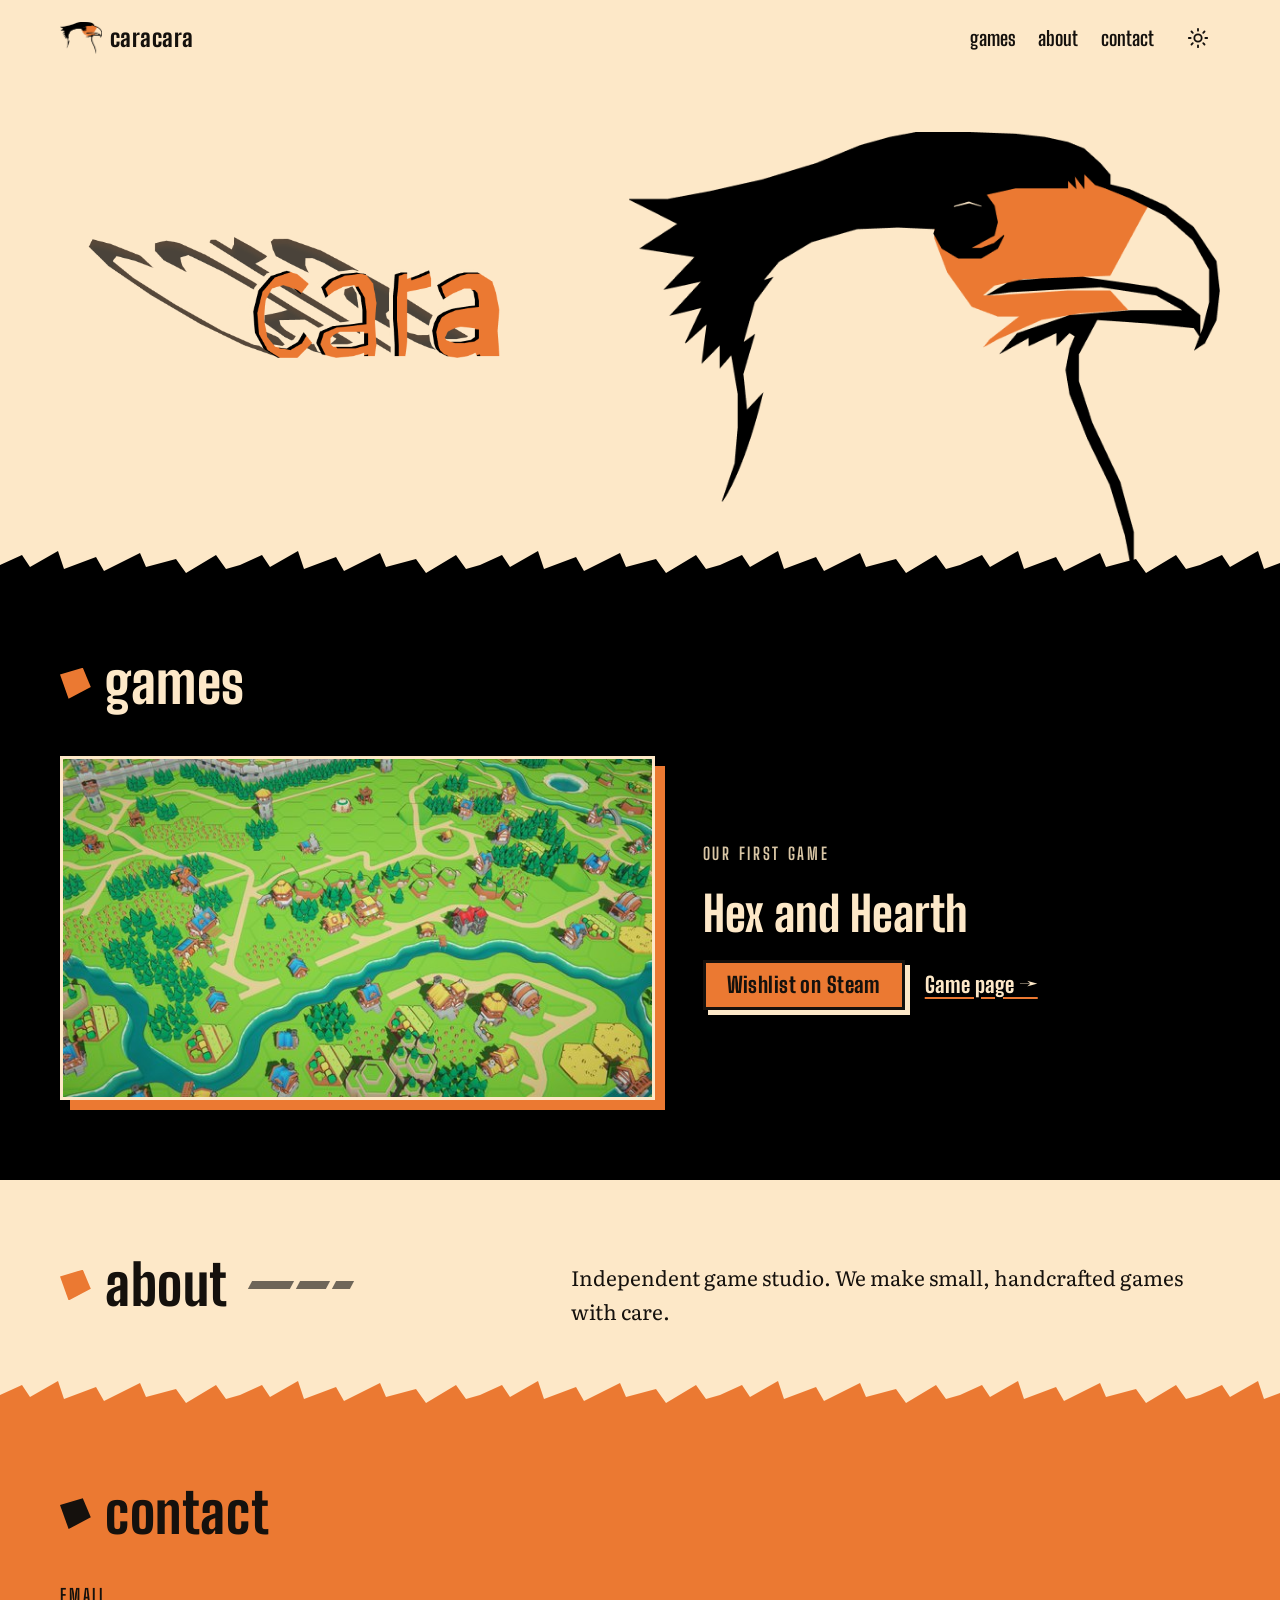
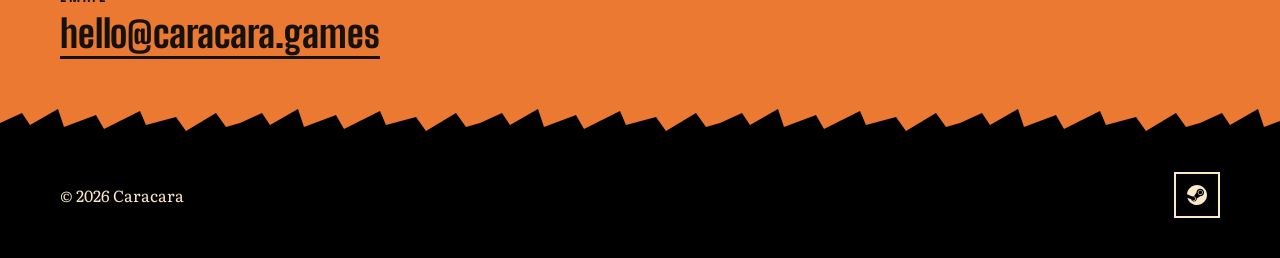
<file: index.html>
<!doctype html>
<html lang="en">
<head>
  <meta charset="utf-8">
  <meta name="viewport" content="width=device-width, initial-scale=1">
  <title>Caracara — independent game studio</title>
  <meta name="description" content="Caracara is an independent game studio.">
  <meta name="theme-color" content="#FDE8C8">
  <link rel="canonical" href="https://caracara.games/">
  <link rel="icon" type="image/png" href="assets/img/caracara-mark.png">
  <meta property="og:type" content="website">
  <meta property="og:title" content="Caracara">
  <meta property="og:description" content="Independent game studio.">
  <meta property="og:url" content="https://caracara.games/">
  <meta property="og:image" content="https://caracara.games/assets/img/og-image.png">
  <meta name="twitter:card" content="summary_large_image">
  <script>try{var t=localStorage.getItem("caracara-theme");if(t)document.documentElement.dataset.theme=t}catch(e){}</script>
  <link rel="preconnect" href="https://fonts.googleapis.com">
  <link rel="preconnect" href="https://fonts.gstatic.com" crossorigin>
  <link rel="stylesheet" href="https://fonts.googleapis.com/css2?family=Big+Shoulders+Display:wght@700;800;900&family=Literata:ital,opsz,wght@0,7..72,400;0,7..72,600;1,7..72,400&display=swap">
  <link rel="stylesheet" href="styles.css">
</head>
<body>
  <a class="skip" href="#main">Skip to content</a>

  <div class="plate">
    <header class="site-header">
      <div class="wrap">
        <a class="home" href="#top" aria-label="Caracara, home"><img src="assets/img/caracara-mark.png" alt="" width="684" height="521">caracara</a>
        <nav class="nav" aria-label="Main">
          <a href="#games">games</a>
          <a href="#about" class="hide-sm">about</a>
          <a href="#contact">contact</a>
          <button class="theme-toggle" type="button" aria-label="Toggle dark theme" aria-pressed="false">
            <svg class="sun" viewBox="0 0 24 24" fill="none" stroke="currentColor" stroke-width="2" stroke-linecap="round" aria-hidden="true"><circle cx="12" cy="12" r="4"/><path d="M12 2v2M12 20v2M4.9 4.9l1.4 1.4M17.7 17.7l1.4 1.4M2 12h2M20 12h2M4.9 19.1l1.4-1.4M17.7 6.3l1.4-1.4"/></svg>
            <svg class="moon" viewBox="0 0 24 24" fill="none" stroke="currentColor" stroke-width="2" stroke-linejoin="round" aria-hidden="true"><path d="M20 14.5A8 8 0 1 1 9.5 4a6.5 6.5 0 0 0 10.5 10.5z"/></svg>
          </button>
        </nav>
      </div>
    </header>

    <section id="top" class="hero" aria-label="Caracara">
      <div class="wrap">
        <div class="hero-copy">
          <h1>
            <img class="wordmark" src="assets/img/caracara-wordmark-2x.png"
                 srcset="assets/img/caracara-wordmark.png 325w, assets/img/caracara-wordmark-2x.png 650w, assets/img/caracara-wordmark-3x.png 974w"
                 sizes="(max-width: 800px) 90vw, 440px" alt="Caracara" width="650" height="180">
          </h1>
        </div>
        <img class="hero-bird" src="assets/img/caracara-mark-2x.png"
             srcset="assets/img/caracara-mark.png 684w, assets/img/caracara-mark-2x.png 1367w, assets/img/caracara-mark-3x.png 2051w"
             sizes="(max-width: 800px) 90vw, 620px" alt="" width="1367" height="1042" fetchpriority="high">
      </div>
    </section>
  </div>

  <main id="main">
    <section id="games" class="section games jag" aria-labelledby="games-title">
      <div class="wrap">
        <h2 class="section-title" id="games-title"><span class="shard" aria-hidden="true"></span>games</h2>
        <ul class="game-list">
          <!-- Duplicate this <li> for each new game -->
          <li class="game-item">
            <a class="capsule" href="games/hex-and-hearth/" tabindex="-1" aria-hidden="true">
              <!-- Stand-in: a still from the game. Swap for the Steam main capsule (616×353, and 1232×706 for 2x) when it exists. -->
              <img src="assets/img/hex-and-hearth-capsule.jpg" srcset="assets/img/hex-and-hearth-capsule.jpg 616w, assets/img/hex-and-hearth-capsule-2x.jpg 1232w"
                   sizes="(max-width: 800px) 92vw, 600px" alt="" width="616" height="353" loading="lazy">
            </a>
            <div>
              <p class="eyebrow">Our first game</p>
              <h3>Hex and Hearth</h3>
              <div class="actions">
                <a class="btn" href="https://store.steampowered.com/app/5249590/" rel="noopener">Wishlist on Steam</a>
                <a class="link-arrow" href="games/hex-and-hearth/">Game page →</a>
              </div>
            </div>
          </li>
        </ul>
      </div>
    </section>

    <section id="about" class="section" aria-labelledby="about-title">
      <div class="wrap about-grid">
        <h2 class="section-title" id="about-title"><span class="shard" aria-hidden="true"></span>about<span class="streaks" aria-hidden="true"><span></span><span></span><span></span></span></h2>
        <div>
          <!-- SWAP: studio story -->
          <p>Independent game studio. We make small, handcrafted games with care.</p>
        </div>
      </div>
    </section>

    <section id="contact" class="section contact jag" aria-labelledby="contact-title">
      <div class="wrap">
        <h2 class="section-title" id="contact-title"><span class="shard" aria-hidden="true"></span>contact</h2>
        <div class="contact-grid">
          <div>
            <h3>Email</h3>
            <!-- This address must receive mail: set it up at the domain host (a forward to your inbox is enough) -->
            <a href="mailto:hello@caracara.games">hello@caracara.games</a>
          </div>
          <!-- Press kit (add back when ready):
          <div>
            <h3>Press kit</h3>
            <a href="#">Download the press kit</a>
          </div>
          -->
        </div>
      </div>
    </section>
  </main>

  <footer class="site-footer jag">
    <div class="wrap">
      <small>© <span id="y">2026</span> Caracara</small>
      <!-- Social links: only Steam is live. To add one, move its <li> out of the comment below and put the real URL in. -->
      <ul class="social">
        <li><a href="https://store.steampowered.com/app/5249590/" rel="noopener"><svg viewBox="0 0 24 24" aria-hidden="true"><path d="M11.979 0C5.678 0 .511 4.86.022 11.037l6.432 2.658c.545-.371 1.203-.59 1.912-.59.063 0 .125.004.188.006l2.861-4.142V8.91c0-2.495 2.028-4.524 4.524-4.524 2.494 0 4.524 2.031 4.524 4.527s-2.03 4.525-4.524 4.525h-.105l-4.076 2.911c0 .052.004.105.004.159 0 1.875-1.515 3.396-3.39 3.396-1.635 0-3.016-1.173-3.331-2.727L.436 15.27C1.862 20.307 6.486 24 11.979 24c6.627 0 11.999-5.373 11.999-12S18.605 0 11.979 0zM7.54 18.21l-1.473-.61c.262.543.714.999 1.314 1.25 1.297.539 2.793-.076 3.332-1.375.263-.63.264-1.319.005-1.949s-.75-1.121-1.377-1.383c-.624-.26-1.29-.249-1.878-.03l1.523.63c.956.4 1.409 1.5 1.009 2.455-.397.957-1.497 1.41-2.454 1.012H7.54zm11.415-9.303c0-1.662-1.353-3.015-3.015-3.015-1.665 0-3.015 1.353-3.015 3.015 0 1.665 1.35 3.015 3.015 3.015 1.663 0 3.015-1.35 3.015-3.015zm-5.273-.005c0-1.252 1.013-2.266 2.265-2.266 1.249 0 2.266 1.014 2.266 2.266 0 1.251-1.017 2.265-2.266 2.265-1.253 0-2.265-1.014-2.265-2.265z"/></svg><span class="sr-only">Hex and Hearth on Steam</span></a></li>
        <!--
        <li><a href="https://bsky.app/profile/caracara.games" rel="noopener"><svg viewBox="0 0 24 24" aria-hidden="true"><path d="M12 10.8c-1.087-2.114-4.046-6.053-6.798-7.995C2.566.944 1.561 1.266.902 1.565.139 1.908 0 3.08 0 3.768c0 .69.378 5.65.624 6.479.815 2.736 3.713 3.66 6.383 3.364.136-.02.275-.039.415-.056-.138.022-.276.04-.415.056-3.912.58-7.387 2.005-2.83 7.078 5.013 5.19 6.87-1.113 7.823-4.308.953 3.195 2.05 9.271 7.733 4.308 4.267-4.308 1.172-6.498-2.74-7.078a8.741 8.741 0 0 1-.415-.056c.14.017.279.036.415.056 2.67.297 5.568-.628 6.383-3.364.246-.828.624-5.79.624-6.478 0-.69-.139-1.861-.902-2.206-.659-.298-1.664-.62-4.3 1.24C16.046 4.748 13.087 8.687 12 10.8Z"/></svg><span class="sr-only">Bluesky</span></a></li>
        <li><a href="https://discord.gg/INVITE" rel="noopener"><svg viewBox="0 0 24 24" aria-hidden="true"><path d="M20.317 4.3698a19.7913 19.7913 0 00-4.8851-1.5152.0741.0741 0 00-.0785.0371c-.211.3753-.4447.8648-.6083 1.2495-1.8447-.2762-3.68-.2762-5.4868 0-.1636-.3933-.4058-.8742-.6177-1.2495a.077.077 0 00-.0785-.037 19.7363 19.7363 0 00-4.8852 1.515.0699.0699 0 00-.0321.0277C.5334 9.0458-.319 13.5799.0992 18.0578a.0824.0824 0 00.0312.0561c2.0528 1.5076 4.0413 2.4228 5.9929 3.0294a.0777.0777 0 00.0842-.0276c.4616-.6304.8731-1.2952 1.226-1.9942a.076.076 0 00-.0416-.1057c-.6528-.2476-1.2743-.5495-1.8722-.8923a.077.077 0 01-.0076-.1277c.1258-.0943.2517-.1923.3718-.2914a.0743.0743 0 01.0776-.0105c3.9278 1.7933 8.18 1.7933 12.0614 0a.0739.0739 0 01.0785.0095c.1202.099.246.1981.3728.2924a.077.077 0 01-.0066.1276 12.2986 12.2986 0 01-1.873.8914.0766.0766 0 00-.0407.1067c.3604.698.7719 1.3628 1.225 1.9932a.076.076 0 00.0842.0286c1.961-.6067 3.9495-1.5219 6.0023-3.0294a.077.077 0 00.0313-.0552c.5004-5.177-.8382-9.6739-3.5485-13.6604a.061.061 0 00-.0312-.0286zM8.02 15.3312c-1.1825 0-2.1569-1.0857-2.1569-2.419 0-1.3332.9555-2.4189 2.157-2.4189 1.2108 0 2.1757 1.0952 2.1568 2.419 0 1.3332-.9555 2.4189-2.1569 2.4189zm7.9748 0c-1.1825 0-2.1569-1.0857-2.1569-2.419 0-1.3332.9554-2.4189 2.1569-2.4189 1.2108 0 2.1757 1.0952 2.1568 2.419 0 1.3332-.946 2.4189-2.1568 2.4189Z"/></svg><span class="sr-only">Discord</span></a></li>
        <li><a href="https://www.youtube.com/@caracaragames" rel="noopener"><svg viewBox="0 0 24 24" aria-hidden="true"><path d="M23.498 6.186a3.016 3.016 0 0 0-2.122-2.136C19.505 3.545 12 3.545 12 3.545s-7.505 0-9.377.505A3.017 3.017 0 0 0 .502 6.186C0 8.07 0 12 0 12s0 3.93.502 5.814a3.016 3.016 0 0 0 2.122 2.136c1.871.505 9.376.505 9.376.505s7.505 0 9.377-.505a3.015 3.015 0 0 0 2.122-2.136C24 15.93 24 12 24 12s0-3.93-.502-5.814zM9.545 15.568V8.432L15.818 12l-6.273 3.568z"/></svg><span class="sr-only">YouTube</span></a></li>
        <li><a href="https://x.com/caracaragames" rel="noopener"><svg viewBox="0 0 24 24" aria-hidden="true"><path d="M18.901 1.153h3.68l-8.04 9.19L24 22.846h-7.406l-5.8-7.584-6.638 7.584H.474l8.6-9.83L0 1.154h7.594l5.243 6.932ZM17.61 20.644h2.039L6.486 3.24H4.298Z"/></svg><span class="sr-only">X</span></a></li>
        -->
      </ul>
    </div>
  </footer>

  <script>
    (function () {
      var root = document.documentElement, btn = document.querySelector(".theme-toggle");
      function isDark() { return root.dataset.theme ? root.dataset.theme === "dark" : matchMedia("(prefers-color-scheme: dark)").matches; }
      function sync() { var d = isDark(); root.dataset.theme = d ? "dark" : "light"; btn.setAttribute("aria-pressed", d); }
      sync();
      btn.addEventListener("click", function () {
        root.dataset.theme = isDark() ? "light" : "dark";
        try { localStorage.setItem("caracara-theme", root.dataset.theme); } catch (e) {}
        sync();
      });
      document.getElementById("y").textContent = new Date().getFullYear();
    })();
  </script>
</body>
</html>
</file>
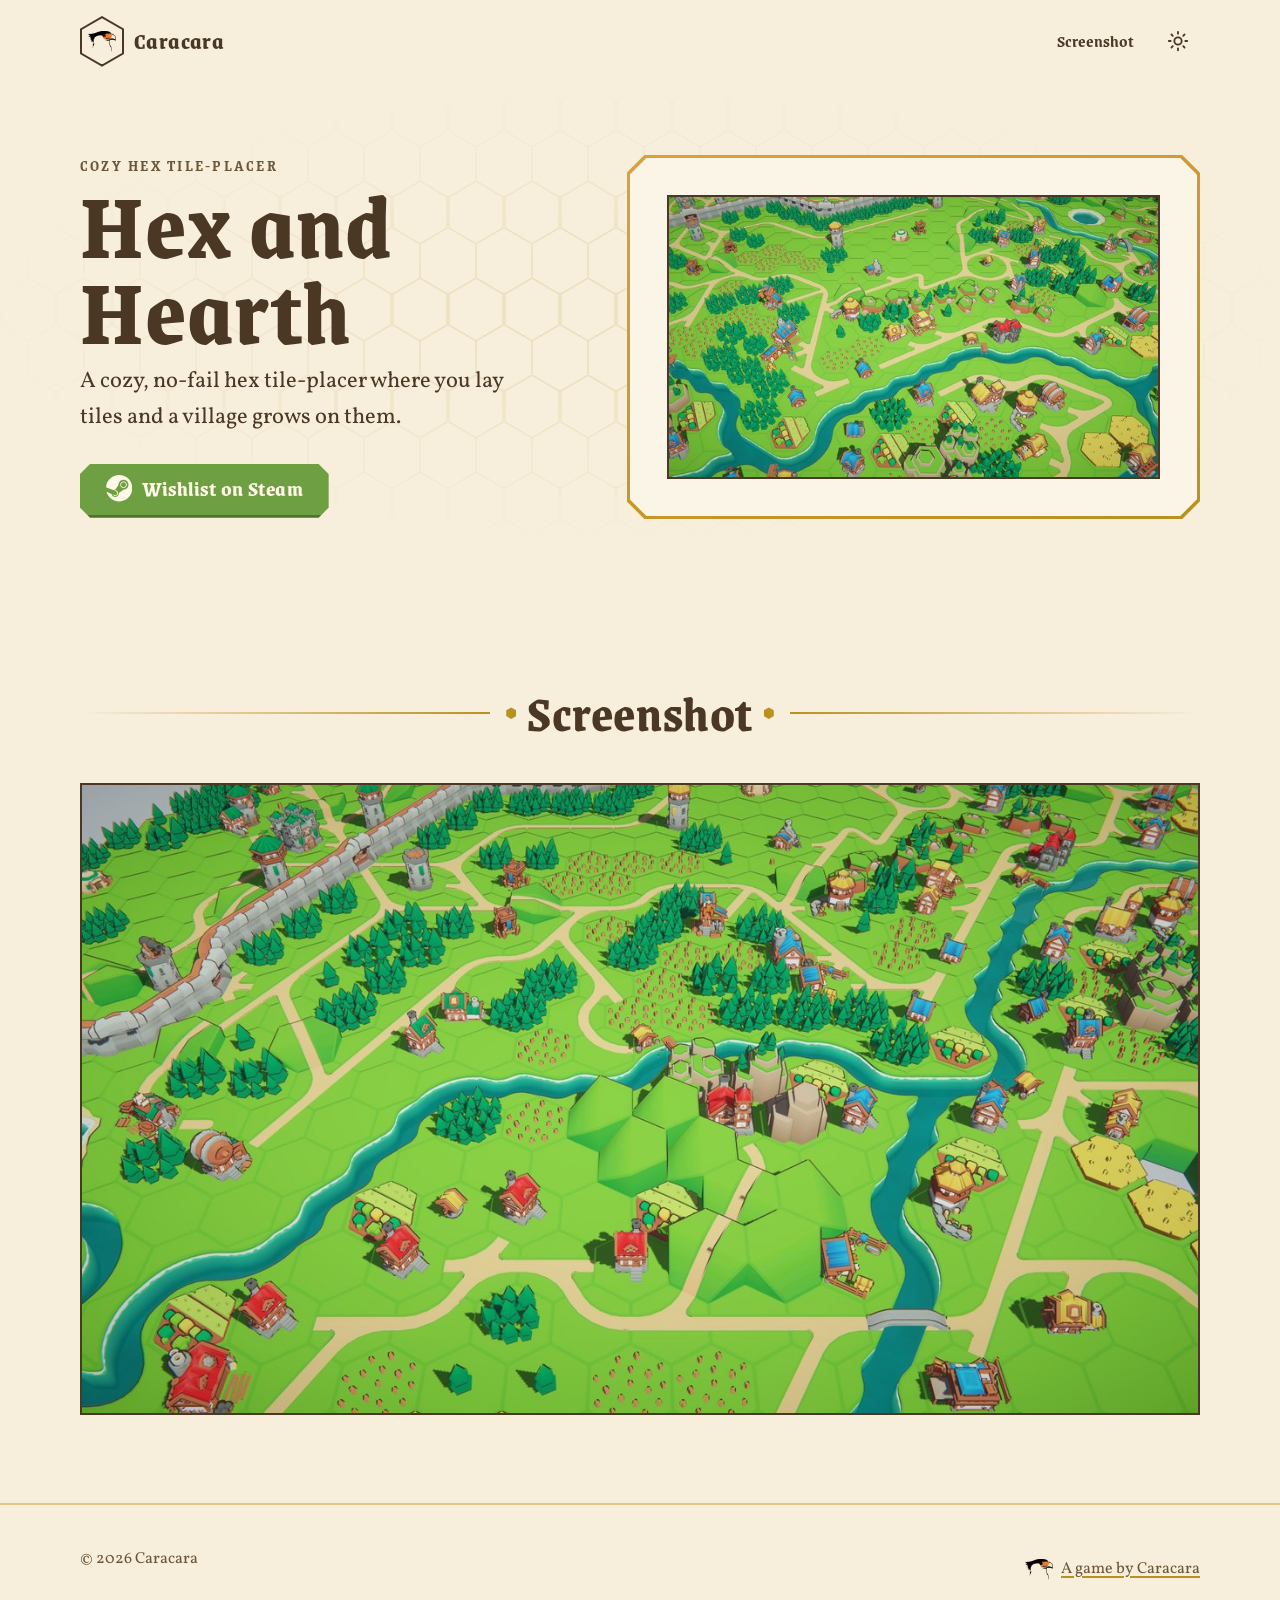
<file: games/hex-and-hearth/index.html>
<!doctype html>
<html lang="en">
<head>
  <meta charset="utf-8">
  <meta name="viewport" content="width=device-width, initial-scale=1">
  <title>Hex and Hearth — a cozy hex tile-placer by Caracara</title>
  <meta name="description" content="Hex and Hearth is a cozy, no-fail hex tile-placer where you lay tiles and a village grows on them.">
  <meta name="theme-color" content="#F7EEDC" media="(prefers-color-scheme: light)">
  <meta name="theme-color" content="#2E251A" media="(prefers-color-scheme: dark)">
  <link rel="canonical" href="https://caracara.games/games/hex-and-hearth/">
  <link rel="icon" type="image/png" href="../../assets/img/caracara-mark.png">
  <meta property="og:type" content="website">
  <meta property="og:title" content="Hex and Hearth">
  <meta property="og:description" content="A cozy, no-fail hex tile-placer. Lay tiles and watch a village grow.">
  <meta property="og:url" content="https://caracara.games/games/hex-and-hearth/">
  <meta property="og:image" content="https://caracara.games/assets/img/hex-and-hearth-og.jpg">
  <meta name="twitter:card" content="summary_large_image">
  <script>try{var t=localStorage.getItem("caracara-theme");if(t)document.documentElement.dataset.theme=t}catch(e){}</script>
  <link rel="preconnect" href="https://fonts.googleapis.com">
  <link rel="preconnect" href="https://fonts.gstatic.com" crossorigin>
  <link rel="stylesheet" href="https://fonts.googleapis.com/css2?family=Grenze:wght@600;700&family=Vollkorn:ital,wght@0,400;0,600;1,400&display=swap">
  <link rel="stylesheet" href="game.css">
</head>
<body>
  <a class="skip" href="#main">Skip to content</a>

  <header class="site-header">
    <div class="wrap">
      <a class="brand" href="../../" aria-label="Caracara studio home">
        <span class="brand-hex" aria-hidden="true"><span><img src="../../assets/img/caracara-mark.png" alt="" width="684" height="521"></span></span>
        Caracara
      </a>
      <nav class="nav" aria-label="Main">
        <a href="#trailer">Screenshot</a>
        <button class="theme-toggle" type="button" aria-label="Toggle dark theme" aria-pressed="false">
          <svg class="sun" viewBox="0 0 24 24" fill="none" stroke="currentColor" stroke-width="2" stroke-linecap="round" aria-hidden="true"><circle cx="12" cy="12" r="4"/><path d="M12 2v2M12 20v2M4.9 4.9l1.4 1.4M17.7 17.7l1.4 1.4M2 12h2M20 12h2M4.9 19.1l1.4-1.4M17.7 6.3l1.4-1.4"/></svg>
          <svg class="moon" viewBox="0 0 24 24" fill="none" stroke="currentColor" stroke-width="2" stroke-linejoin="round" aria-hidden="true"><path d="M20 14.5A8 8 0 1 1 9.5 4a6.5 6.5 0 0 0 10.5 10.5z"/></svg>
        </button>
      </nav>
    </div>
  </header>

  <main id="main">
    <section class="game-hero hexfield" aria-labelledby="hh-title">
      <div class="wrap">
        <div>
          <p class="eyebrow">Cozy hex tile-placer</p>
          <h1 id="hh-title">Hex and Hearth</h1>
          <p class="lede">A cozy, no-fail hex tile-placer where you lay tiles and a village grows on them.</p>
          <a class="btn" href="https://store.steampowered.com/app/5249590/" rel="noopener">
            <svg viewBox="0 0 24 24" aria-hidden="true"><path d="M11.979 0C5.678 0 .511 4.86.022 11.037l6.432 2.658c.545-.371 1.203-.59 1.912-.59.063 0 .125.004.188.006l2.861-4.142V8.91c0-2.495 2.028-4.524 4.524-4.524 2.494 0 4.524 2.031 4.524 4.527s-2.03 4.525-4.524 4.525h-.105l-4.076 2.911c0 .052.004.105.004.159 0 1.875-1.515 3.396-3.39 3.396-1.635 0-3.016-1.173-3.331-2.727L.436 15.27C1.862 20.307 6.486 24 11.979 24c6.627 0 11.999-5.373 11.999-12S18.605 0 11.979 0zM7.54 18.21l-1.473-.61c.262.543.714.999 1.314 1.25 1.297.539 2.793-.076 3.332-1.375.263-.63.264-1.319.005-1.949s-.75-1.121-1.377-1.383c-.624-.26-1.29-.249-1.878-.03l1.523.63c.956.4 1.409 1.5 1.009 2.455-.397.957-1.497 1.41-2.454 1.012H7.54zm11.415-9.303c0-1.662-1.353-3.015-3.015-3.015-1.665 0-3.015 1.353-3.015 3.015 0 1.665 1.35 3.015 3.015 3.015 1.663 0 3.015-1.35 3.015-3.015zm-5.273-.005c0-1.252 1.013-2.266 2.265-2.266 1.249 0 2.266 1.014 2.266 2.266 0 1.251-1.017 2.265-2.266 2.265-1.253 0-2.265-1.014-2.265-2.265z"/></svg>
            Wishlist on Steam
          </a>
        </div>
        <div class="panel gilt">
          <div class="capsule">
            <!-- Stand-in: a still from the game. Swap for the Steam main capsule (616×353, and 1232×706 for 2x) when it exists. -->
            <img src="../../assets/img/hex-and-hearth-capsule-2x.jpg" srcset="../../assets/img/hex-and-hearth-capsule.jpg 616w, ../../assets/img/hex-and-hearth-capsule-2x.jpg 1232w"
                 sizes="(max-width: 760px) 90vw, 560px" alt="A village in Hex and Hearth: houses, fields and a river on green hexes" width="616" height="353" fetchpriority="high">
          </div>
        </div>
      </div>
    </section>

    <section id="trailer" class="section" aria-labelledby="trailer-title">
      <div class="wrap">
        <!-- When the trailer is in, this heading and the nav link go back to "Trailer" -->
        <h2 class="section-title" id="trailer-title"><span>Screenshot</span></h2>
        <div class="trailer">
          <!-- Until there is a trailer, a still from the game. To swap, keep one of:
            <iframe src="https://www.youtube-nocookie.com/embed/VIDEO_ID" title="Hex and Hearth trailer" loading="lazy" allow="encrypted-media; picture-in-picture" allowfullscreen></iframe>
            <video src="assets/trailer.mp4" poster="assets/trailer-poster.jpg" controls preload="none"></video>
            <img src="assets/gameplay.webp" alt="Tiles being placed as a village grows" loading="lazy">
          -->
          <img src="../../assets/img/hex-and-hearth-still.jpg" srcset="../../assets/img/hex-and-hearth-still.jpg 1280w, ../../assets/img/hex-and-hearth-still-2x.jpg 1920w"
               sizes="(max-width: 1160px) 92vw, 1120px" alt="A river winding between farms and houses in Hex and Hearth" width="1280" height="720" loading="lazy">
        </div>
      </div>
    </section>

  </main>

  <footer class="site-footer">
    <div class="wrap">
      <small>© <span id="y">2026</span> Caracara</small>
      <a class="by" href="../../"><img src="../../assets/img/caracara-mark.png" alt="" width="684" height="521">A game by Caracara</a>
    </div>
  </footer>

  <script>
    (function () {
      var root = document.documentElement, btn = document.querySelector(".theme-toggle");
      function isDark() { return root.dataset.theme ? root.dataset.theme === "dark" : matchMedia("(prefers-color-scheme: dark)").matches; }
      function sync() { var d = isDark(); root.dataset.theme = d ? "dark" : "light"; btn.setAttribute("aria-pressed", d); }
      sync();
      btn.addEventListener("click", function () {
        root.dataset.theme = isDark() ? "light" : "dark";
        try { localStorage.setItem("caracara-theme", root.dataset.theme); } catch (e) {}
        sync();
      });
      document.getElementById("y").textContent = new Date().getFullYear();
    })();
  </script>
</body>
</html>
</file>
<file: styles.css>
/* Caracara — studio site (caracara.games)
   Palette and shapes taken from the logo: cream paper, black ink, caracará orange,
   angular cut forms and crest-like jagged edges, in the spirit of Northeastern woodcut prints. */

:root {
  --cream: #FDE8C8;
  --ink: #15110D;
  --orange: #EB7932;
  --feather: #4B453D;

  --bg: var(--cream);
  --fg: var(--ink);
  --muted: #4B453D;
  --band: #000;
  --band-fg: var(--cream);
  --band-muted: #D9C6A5;
  --foot: #000;

  --display: "Big Shoulders Display", "Arial Narrow", Impact, sans-serif;
  --body: "Literata", Georgia, "Times New Roman", serif;
  --jag: url("data:image/svg+xml,%3Csvg xmlns='http://www.w3.org/2000/svg' width='240' height='28' viewBox='0 0 240 28'%3E%3Cpath d='M0 28V14L22 4l8 12L58 0l6 18 32-12 8 14L140 2l6 14 30-8 10 14 30-18 10 14 14-4v14z'/%3E%3C/svg%3E");
  color-scheme: light;
}
@media (prefers-color-scheme: dark) {
  :root:not([data-theme="light"]) {
    --bg: #000; --fg: var(--cream); --muted: #D9C6A5;
    --band: #000; --band-muted: #D9C6A5;
    color-scheme: dark;
  }
}
:root[data-theme="dark"] {
  --bg: #000; --fg: var(--cream); --muted: #D9C6A5;
  --band: #000; --band-muted: #D9C6A5;
  color-scheme: dark;
}

*, *::before, *::after { box-sizing: border-box; }
html { scroll-behavior: smooth; -webkit-text-size-adjust: 100%; }
body { margin: 0; background: var(--bg); color: var(--fg); font: 400 1.125rem/1.65 var(--body); }
img, svg { display: block; max-width: 100%; height: auto; }
a { color: inherit; text-decoration-color: var(--orange); text-decoration-thickness: 3px; text-underline-offset: .2em; }
a:hover { color: inherit; text-decoration-color: currentColor; }
:focus-visible { outline: 3px solid var(--orange); outline-offset: 3px; }

.skip { position: absolute; left: 1rem; top: -4rem; z-index: 10; background: var(--ink); color: var(--cream); padding: .5rem 1rem; }
.skip:focus { top: 1rem; }
.sr-only { position: absolute; width: 1px; height: 1px; margin: -1px; padding: 0; border: 0; overflow: hidden; clip: rect(0 0 0 0); white-space: nowrap; }
.wrap { width: min(1160px, 100% - 2.5rem); margin-inline: auto; }

/* Jagged, crest-like top edge. The band's own background shows through the mask. */
.jag { position: relative; }
.jag::before {
  content: ""; position: absolute; left: 0; right: 0; bottom: calc(100% - 1px); height: 28px;
  background: inherit;
  -webkit-mask: var(--jag) repeat-x 0 0 / 240px 28px;
          mask: var(--jag) repeat-x 0 0 / 240px 28px;
}

/* Orange cut shard, like the facial patch in the mark */
.shard { display: inline-block; width: .55em; aspect-ratio: 1; background: var(--orange); clip-path: polygon(0 22%, 74% 0, 100% 62%, 28% 100%); flex: none; }

/* Hero plate: stays cream in both themes, like the printed logo */
.plate { background: var(--cream); color: var(--ink); overflow: hidden; }
.plate a { color: var(--ink); }
.site-header { padding-block: 1rem; }
.site-header .wrap { display: flex; align-items: center; justify-content: space-between; gap: 1rem; }
.home { display: flex; align-items: center; gap: .5rem; text-decoration: none; font: 800 1.5rem/1 var(--display); letter-spacing: .02em; text-transform: lowercase; }
.home img { width: 42px; }
.nav { display: flex; align-items: center; gap: .25rem 1.4rem; flex-wrap: wrap; justify-content: flex-end; }
.nav a { font: 700 1.25rem/1 var(--display); text-transform: lowercase; text-decoration: none; padding: .5rem 0; }
.nav a:hover { text-decoration: underline; text-decoration-color: var(--orange); }
.theme-toggle { display: grid; place-items: center; width: 44px; height: 44px; border: 0; padding: 0; background: transparent; color: var(--ink); cursor: pointer; }
.theme-toggle svg { width: 22px; height: 22px; }
.theme-toggle .moon { display: none; }
:root[data-theme="dark"] .theme-toggle .sun { display: none; }
:root[data-theme="dark"] .theme-toggle .moon { display: block; }

.hero .wrap {
  display: grid; align-items: end; gap: 1rem 2rem;
  grid-template-columns: minmax(0, 1fr) minmax(0, 1.1fr);
  padding-top: clamp(1.5rem, 5vw, 3.5rem);
}
.hero-copy { align-self: center; padding-bottom: clamp(3rem, 8vw, 6rem); }
.hero h1 { margin: 0 0 1.25rem; }
.wordmark { width: min(440px, 100%); }
.tagline { margin: 0; max-width: 24ch; font: 400 clamp(1.3rem, 2.6vw, 1.7rem)/1.35 var(--body); text-wrap: balance; }
.origin { display: flex; align-items: center; gap: .6rem; margin: 1.5rem 0 0; font: 700 1.1rem/1 var(--display); letter-spacing: .16em; text-transform: uppercase; color: var(--feather); }
.hero-bird { justify-self: end; width: min(620px, 100%); margin-bottom: -4px; }

/* Sections */
.section { padding-block: clamp(3rem, 7vw, 5rem); }
.section-title {
  display: flex; align-items: center; gap: .9rem;
  margin: 0 0 clamp(2rem, 5vw, 3rem);
  font: 800 clamp(2.25rem, 6vw, 3.5rem)/.9 var(--display); text-transform: lowercase; letter-spacing: .01em;
}

/* Feather streaks, echoing the trails behind the wordmark */
.streaks { display: flex; gap: 6px; transform: skewX(-28deg); margin-left: .5rem; }
.streaks span { width: 42px; height: 8px; background: var(--feather); opacity: .8; }
.streaks span:nth-child(2) { width: 30px; }
.streaks span:nth-child(3) { width: 18px; }

/* Games band */
.games { background: var(--band); color: var(--band-fg); }
.game-list { list-style: none; margin: 0; padding: 0; display: grid; gap: clamp(2.5rem, 6vw, 4rem); }
.game-item { display: grid; gap: clamp(1.5rem, 4vw, 3rem); grid-template-columns: minmax(0, 1.15fr) minmax(0, 1fr); align-items: center; }
.capsule { display: block; border: 3px solid var(--band-fg); box-shadow: 10px 10px 0 var(--orange); background: #EADBB8; }
.capsule img { width: 100%; aspect-ratio: 616 / 353; object-fit: cover; }
.eyebrow { margin: 0 0 .4rem; font: 700 1.05rem/1 var(--display); letter-spacing: .16em; text-transform: uppercase; color: var(--band-muted); }
.game-item h3 { margin: 0 0 1.5rem; font: 800 clamp(2rem, 4.5vw, 3rem)/.95 var(--display); }
.game-item p { margin: 0 0 1.75rem; max-width: 42ch; text-wrap: pretty; }
.actions { display: flex; flex-wrap: wrap; gap: 1rem 1.25rem; align-items: center; }

/* Stamp buttons: flat ink block with a hard offset print shadow */
.btn {
  display: inline-flex; align-items: center; gap: .55rem; min-height: 50px; padding: .6rem 1.3rem;
  font: 800 1.35rem/1 var(--display); letter-spacing: .02em; text-decoration: none;
  color: var(--ink); background: var(--orange);
  border: 3px solid var(--ink); box-shadow: 5px 5px 0 var(--band-fg);
  transition: transform .12s ease, box-shadow .12s ease;
}
.btn:hover { color: var(--ink); transform: translate(-2px, -2px); box-shadow: 7px 7px 0 var(--band-fg); }
.btn:active { transform: translate(3px, 3px); box-shadow: 2px 2px 0 var(--band-fg); }
.btn svg { width: 1.1em; height: 1.1em; fill: currentColor; }
.link-arrow { font: 800 1.35rem/1 var(--display); text-decoration: underline; text-decoration-color: var(--orange); padding: .6rem 0; }

/* About */
.about-grid { display: grid; gap: 1.5rem 3rem; grid-template-columns: minmax(0, 1fr) minmax(0, 1.4fr); align-items: start; }
.about-grid .section-title { margin: 0; }
.about-grid p { margin: 0 0 1rem; max-width: 58ch; font-size: clamp(1.15rem, 2vw, 1.3rem); text-wrap: pretty; }
.about-grid p:last-child { margin: 0; }

/* Contact band: orange with black ink */
.contact { background: var(--orange); color: var(--ink); }
.contact a { color: var(--ink); text-decoration-color: var(--ink); }
.contact .section-title .shard { background: var(--ink); }
.contact-grid { display: grid; gap: 2rem 3rem; grid-template-columns: repeat(auto-fit, minmax(min(100%, 320px), 1fr)); }
.contact-grid h3 { margin: 0 0 .5rem; font: 700 1.1rem/1 var(--display); letter-spacing: .16em; text-transform: uppercase; }
.contact-grid a { font: 800 clamp(1.6rem, 4vw, 2.4rem)/1.1 var(--display); overflow-wrap: anywhere; }

/* Footer */
.site-footer { background: var(--foot); color: var(--cream); padding-block: 2.25rem 2.5rem; }
.site-footer .wrap { display: flex; flex-wrap: wrap; align-items: center; justify-content: space-between; gap: 1rem; }
.site-footer small { font-size: 1rem; }
.social { display: flex; flex-wrap: wrap; gap: .6rem; list-style: none; margin: 0; padding: 0; }
.social a {
  position: relative; display: grid; place-items: center; width: 46px; height: 46px;
  color: var(--cream); border: 2px solid var(--cream);
  transition: background .12s ease, color .12s ease;
}
.social a:hover, .social a:focus-visible { background: var(--orange); color: var(--ink); border-color: var(--orange); }
.social svg { width: 20px; height: 20px; fill: currentColor; }

@media (max-width: 800px) {
  .hero .wrap, .game-item, .about-grid { grid-template-columns: 1fr; }
  .hero-copy { padding-bottom: 0; }
  .hero-bird { justify-self: center; width: min(460px, 92%); }
  .nav a.hide-sm { display: none; }
}
@media (prefers-reduced-motion: reduce) {
  html { scroll-behavior: auto; }
  * { transition: none !important; }
}
</file>
<file: games/hex-and-hearth/game.css>
/* Hex and Hearth — game page (game art style) */

:root {
  --paper: #F7EEDC;
  --paper-2: #EFE2C4;
  --ink: #4A3724;
  --ink-soft: #6B5638;
  --rim: #4A3724;
  --gold: #B8911F;
  --gold-hi: #DEA03A;
  --leaf: #6E9F43;
  --leaf-lip: #4C7430;
  --leaf-ink: #FFF8E6;
  --panel: #FBF5E8;
  --medallion: #F7EEDC;
  --pattern-stroke: %23B8911F;
  --pattern-opacity: .16;
  --chamfer: 18px;
  --display: "Grenze", "Vollkorn", Georgia, serif;
  --body: "Vollkorn", Georgia, "Times New Roman", serif;
  color-scheme: light;
}

@media (prefers-color-scheme: dark) {
  :root:not([data-theme="light"]) {
    --paper: #2E251A;
    --paper-2: #261E15;
    --ink: #EFE6D2;
    --ink-soft: #D2C4A6;
    --rim: #DEA03A;
    --panel: #3A2F22;
    --leaf-lip: #45682B;
    --pattern-opacity: .10;
    color-scheme: dark;
  }
}
:root[data-theme="dark"] {
  --paper: #2E251A;
  --paper-2: #261E15;
  --ink: #EFE6D2;
  --ink-soft: #D2C4A6;
  --rim: #DEA03A;
  --panel: #3A2F22;
  --leaf-lip: #45682B;
  --pattern-opacity: .10;
  color-scheme: dark;
}

*, *::before, *::after { box-sizing: border-box; }
html { scroll-behavior: smooth; -webkit-text-size-adjust: 100%; }
body {
  margin: 0;
  background: var(--paper);
  color: var(--ink);
  font: 400 1.125rem/1.6 var(--body);
  text-rendering: optimizeLegibility;
}
img, svg { display: block; max-width: 100%; height: auto; }
a { color: var(--ink); text-decoration-color: var(--gold); text-underline-offset: .18em; text-decoration-thickness: 2px; }
a:hover { color: var(--ink); text-decoration-color: var(--gold-hi); }
:focus-visible { outline: 3px solid var(--gold-hi); outline-offset: 3px; }

.skip {
  position: absolute; left: 1rem; top: -4rem; z-index: 10;
  background: var(--ink); color: var(--paper); padding: .5rem 1rem;
}
.skip:focus { top: 1rem; }

.wrap { width: min(1120px, 100% - 2.5rem); margin-inline: auto; }

/* Header */
.site-header { padding-block: 1rem; }
.site-header .wrap { display: flex; align-items: center; justify-content: space-between; gap: 1rem; }
.brand { display: flex; align-items: center; gap: .6rem; text-decoration: none; font: 700 1.5rem/1 var(--display); letter-spacing: .02em; }
.brand-hex {
  width: 44px; aspect-ratio: .866; display: grid; place-items: center;
  background: var(--rim);
  clip-path: polygon(50% 0, 100% 25%, 100% 75%, 50% 100%, 0 75%, 0 25%);
}
.brand-hex span {
  width: calc(100% - 4px); aspect-ratio: .866; display: grid; place-items: center;
  background: var(--medallion);
  clip-path: inherit;
}
.brand-hex img { width: 70%; }
.nav { display: flex; align-items: center; gap: .25rem 1.25rem; flex-wrap: wrap; justify-content: flex-end; }
.nav a { font: 600 1.15rem/1 var(--display); text-decoration: none; padding: .5rem .1rem; }
.nav a:hover { text-decoration: underline; text-decoration-color: var(--gold); }
.theme-toggle {
  display: grid; place-items: center; width: 44px; height: 44px;
  border: 0; padding: 0; cursor: pointer; color: var(--ink);
  background: transparent;
}
.theme-toggle svg { width: 22px; height: 22px; }
.theme-toggle .moon { display: none; }
:root[data-theme="dark"] .theme-toggle .sun { display: none; }
:root[data-theme="dark"] .theme-toggle .moon { display: block; }

/* Hex motif ground */
.hexfield {
  position: relative; isolation: isolate;
}
.hexfield::before {
  content: ""; position: absolute; inset: 0; z-index: -1; pointer-events: none;
  opacity: var(--pattern-opacity);
  background-image: url("data:image/svg+xml,%3Csvg xmlns='http://www.w3.org/2000/svg' width='56' height='97' viewBox='0 0 56 97'%3E%3Cpath d='M28 1l27 16v31L28 64 1 48V17zM28 64v33M1 17L-26 1M55 17L82 1' fill='none' stroke='%23B8911F' stroke-width='1.5'/%3E%3C/svg%3E");
  background-size: 56px 97px;
  -webkit-mask-image: radial-gradient(ellipse 70% 60% at 50% 45%, #000 20%, transparent 75%);
          mask-image: radial-gradient(ellipse 70% 60% at 50% 45%, #000 20%, transparent 75%);
}

/* Hero */
.hero { padding-block: clamp(2.5rem, 8vw, 6rem) clamp(3rem, 9vw, 7rem); text-align: center; }
.hero .wrap { display: grid; justify-items: center; gap: clamp(1.25rem, 3vw, 2rem); }
.medallion {
  width: clamp(200px, 36vw, 300px); aspect-ratio: .866;
  display: grid; place-items: center;
  background: linear-gradient(160deg, var(--gold-hi), var(--gold));
  clip-path: polygon(50% 0, 100% 25%, 100% 75%, 50% 100%, 0 75%, 0 25%);
}
.medallion > div {
  width: calc(100% - 10px); aspect-ratio: .866; display: grid; place-items: center;
  background: var(--medallion);
  clip-path: inherit;
}
.medallion img { width: 72%; transform: translate(-3%, 4%); }
.wordmark { width: clamp(220px, 44vw, 380px); }
.hero h1 { margin: 0; }
.tagline {
  margin: 0; max-width: 34ch;
  font: italic 400 clamp(1.25rem, 2.6vw, 1.6rem)/1.4 var(--body);
  color: var(--ink-soft);
  text-wrap: balance;
}

/* Section headings: gold hairline + hex finial */
section { scroll-margin-top: 1rem; }
.section { padding-block: clamp(3rem, 8vw, 5.5rem); }
.section-title {
  display: grid; grid-template-columns: minmax(0, 1fr) auto minmax(0, 1fr); align-items: center; gap: 1rem;
  margin: 0 0 clamp(1.75rem, 4vw, 2.75rem);
  font: 700 clamp(2.25rem, 5vw, 3.25rem)/1 var(--display);
  letter-spacing: .01em; text-align: center;
}
.section-title::before, .section-title::after {
  content: ""; height: 2px;
  background: linear-gradient(90deg, transparent, var(--gold));
}
.section-title::after { background: linear-gradient(270deg, transparent, var(--gold)); }
.section-title span { display: inline-flex; align-items: center; gap: .7rem; }
.section-title span::before, .section-title span::after {
  content: ""; width: 10px; aspect-ratio: .866; background: var(--gold);
  clip-path: polygon(50% 0, 100% 25%, 100% 75%, 50% 100%, 0 75%, 0 25%);
}

/* Chamfered-octagon panel */
.panel {
  --c: var(--chamfer);
  position: relative; isolation: isolate;
  padding: clamp(1.25rem, 3.5vw, 2.5rem);
}
.panel::before, .panel::after {
  content: ""; position: absolute; z-index: -1;
  clip-path: polygon(var(--c) 0, calc(100% - var(--c)) 0, 100% var(--c), 100% calc(100% - var(--c)), calc(100% - var(--c)) 100%, var(--c) 100%, 0 calc(100% - var(--c)), 0 var(--c));
}
.panel::before { inset: 0; background: var(--rim); }
.panel::after { inset: 2px; background: var(--panel); --c: calc(var(--chamfer) - 1px); }
.panel.gilt::before { background: linear-gradient(160deg, var(--gold-hi), var(--gold)); }
.panel.gilt::after { inset: 3px; }

/* Game feature */
.game {
  display: grid; gap: clamp(1.5rem, 4vw, 2.5rem);
  grid-template-columns: minmax(0, 1.1fr) minmax(0, 1fr);
  align-items: center;
}
.capsule { border: 2px solid var(--rim); background: var(--paper-2); }
.capsule img { width: 100%; aspect-ratio: 616 / 353; object-fit: cover; }
.eyebrow {
  margin: 0 0 .25rem;
  font: 600 1rem/1.2 var(--display); letter-spacing: .14em; text-transform: uppercase;
  color: var(--ink-soft);
}
.game h3 { margin: 0 0 .75rem; font: 700 clamp(2.25rem, 5vw, 3.25rem)/1 var(--display); }
.game p { margin: 0 0 1.5rem; max-width: 46ch; text-wrap: pretty; }
.game .note { margin: .75rem 0 0; font-size: 1rem; color: var(--ink-soft); }
.trailer { grid-column: 1 / -1; border: 2px solid var(--rim); background: var(--paper-2); }
.trailer > * { display: block; width: 100%; aspect-ratio: 16 / 9; border: 0; object-fit: cover; }

/* Primary button: leaf-green chamfer with a 3px lip */
.btn {
  --c: 10px;
  display: inline-flex; align-items: center; gap: .6rem;
  min-height: 52px; padding: .7rem 1.6rem 1rem;
  font: 700 1.375rem/1 var(--display); letter-spacing: .02em;
  color: var(--leaf-ink); text-decoration: none;
  background: linear-gradient(to top, var(--leaf-lip) 3px, var(--leaf) 3px);
  clip-path: polygon(var(--c) 0, calc(100% - var(--c)) 0, 100% var(--c), 100% calc(100% - var(--c)), calc(100% - var(--c)) 100%, var(--c) 100%, 0 calc(100% - var(--c)), 0 var(--c));
  transition: transform .15s ease, filter .15s ease;
}
.btn:hover { color: var(--leaf-ink); filter: brightness(1.06); transform: translateY(-2px); }
.btn:active { transform: translateY(1px); background: var(--leaf-lip); }
.btn svg { width: 1.2em; height: 1.2em; fill: currentColor; }
.btn:focus-visible { outline: none; filter: drop-shadow(0 0 0 var(--gold-hi)) drop-shadow(0 0 3px var(--gold-hi)); }

/* About */
.about p {
  margin: 0 auto; max-width: 60ch; text-align: center;
  font-size: clamp(1.15rem, 2vw, 1.3rem); text-wrap: pretty;
}

/* Contact */
.contact-grid { display: grid; gap: 1.25rem; grid-template-columns: repeat(auto-fit, minmax(min(100%, 300px), 1fr)); }
.contact-grid h3 { margin: 0 0 .35rem; font: 700 1.75rem/1.1 var(--display); }
.contact-grid p { margin: 0 0 .75rem; color: var(--ink-soft); }
.contact-grid a.big { font: 600 clamp(1.2rem, 2.4vw, 1.4rem)/1.3 var(--body); overflow-wrap: anywhere; }

/* Footer */
.site-footer { padding-block: 2rem 2.5rem; border-top: 2px solid color-mix(in srgb, var(--gold) 45%, transparent); }
.site-footer .wrap { display: flex; flex-wrap: wrap; align-items: center; justify-content: space-between; gap: 1rem; }
.site-footer small { font-size: 1rem; color: var(--ink-soft); }
.social { display: flex; gap: .5rem; list-style: none; margin: 0; padding: 0; }
.social a {
  position: relative;
  width: 48px; aspect-ratio: .866; display: grid; place-items: center;
  color: var(--ink); background: var(--rim);
  clip-path: polygon(50% 0, 100% 25%, 100% 75%, 50% 100%, 0 75%, 0 25%);
  transition: background .15s ease;
}
.social a > span {
  width: calc(100% - 4px); aspect-ratio: .866; display: grid; place-items: center;
  background: var(--panel); clip-path: inherit;
}
.social a:hover { background: var(--gold-hi); }
.social a:focus-visible { outline: none; background: var(--gold-hi); }
.social svg { width: 20px; height: 20px; fill: currentColor; }

.sr-only { position: absolute; width: 1px; height: 1px; margin: -1px; padding: 0; border: 0; overflow: hidden; clip: rect(0 0 0 0); white-space: nowrap; }

@media (max-width: 760px) {
  .game { grid-template-columns: 1fr; }
  .nav a.hide-sm { display: none; }
}
@media (prefers-reduced-motion: reduce) {
  html { scroll-behavior: auto; }
  * { transition: none !important; }
}

/* Game hero */
.game-hero { padding-block: clamp(2rem, 6vw, 4.5rem) clamp(3rem, 7vw, 5rem); }
.game-hero .wrap { display: grid; gap: clamp(1.5rem, 4vw, 3rem); grid-template-columns: minmax(0, 1fr) minmax(0, 1.15fr); align-items: center; }
.game-hero h1 { margin: 0 0 .75rem; font: 700 clamp(3.25rem, 9vw, 6rem)/.9 var(--display); letter-spacing: .01em; }
.game-hero .lede { margin: 0 0 1.75rem; max-width: 36ch; font-size: clamp(1.2rem, 2.2vw, 1.4rem); text-wrap: pretty; }
.by { display: inline-flex; align-items: center; gap: .5rem; margin-top: 1.25rem; font-size: 1rem; color: var(--ink-soft); }
.by img { width: 28px; }
@media (max-width: 760px) { .game-hero .wrap { grid-template-columns: 1fr; } }
</file>
